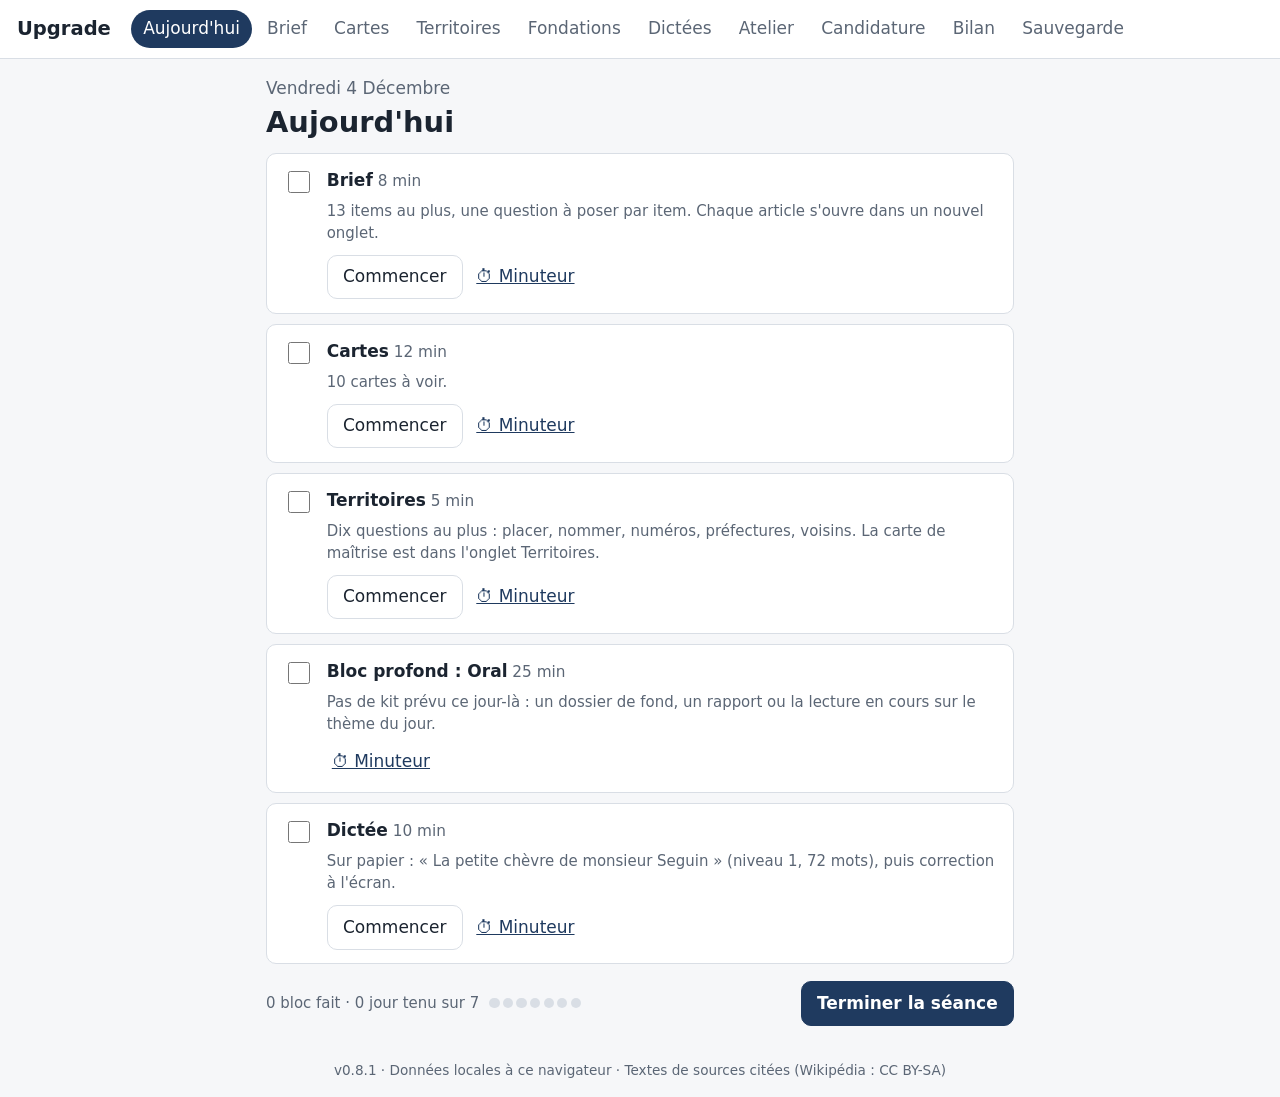
<file: site/upgrade.html>
<!doctype html>
<html lang="fr">
<head>
  <meta charset="utf-8">
  <meta name="viewport" content="width=device-width, initial-scale=1">
  <title>Upgrade</title>
  <meta name="description" content="Boucle quotidienne finie de 60 minutes : cartes à répétition espacée, actualité, curriculum.">
  <meta name="theme-color" content="#1f3a5f">
  <link rel="manifest" href="manifest.webmanifest">
  <link rel="icon" href="icons/icon.svg" type="image/svg+xml">
  <link rel="apple-touch-icon" href="icons/icon-192.png">
  <link rel="stylesheet" href="css/app.css">
</head>
<body>
  <a class="saut" href="#app">Aller au contenu</a>
  <header class="haut">
    <a class="marque" href="#/">Upgrade</a>
    <nav aria-label="Navigation principale">
      <a data-route="/" href="#/">Aujourd'hui</a>
      <a data-route="/brief" href="#/brief">Brief</a>
      <a data-route="/cartes" href="#/cartes">Cartes</a>
      <a data-route="/territoires" href="#/territoires">Territoires</a>
      <a data-route="/fondations" href="#/fondations">Fondations</a>
      <a data-route="/dictee" href="#/dictee">Dictées</a>
      <a data-route="/atelier" href="#/atelier">Atelier</a>
      <a data-route="/sprint" href="#/sprint">Candidature</a>
      <a data-route="/bilan" href="#/bilan">Bilan</a>
      <a data-route="/sauvegarde" href="#/sauvegarde">Sauvegarde</a>
    </nav>
    <div id="timer" aria-live="polite"></div>
  </header>
  <main id="app" tabindex="-1"><p class="chargement">Chargement…</p></main>
  <footer class="bas"><span id="version"></span> · Données locales à ce navigateur · Textes de sources citées (Wikipédia : CC BY-SA)</footer>
  <noscript><p class="alerte">Cette application demande JavaScript.</p></noscript>
  <script type="module" src="js/app.js"></script>
</body>
</html>
</file>
<file: site/css/app.css>
:root {
  --fond: #f6f7f9; --carte: #ffffff; --texte: #1b2430; --doux: #5b6675; --bord: #d9dee5;
  --accent: #1f3a5f; --accent-texte: #ffffff; --ok: #1f7a4d; --alerte: #8a5a00; --alerte-fond: #fff4dc;
  --erreur: #a02525; --n0: #b3392f; --n1: #b9770e; --n2: #1f7a4d; --n3: #1d5fa6;
  --rayon: 10px; --max: 46rem;
}
@media (prefers-color-scheme: dark) {
  :root {
    --fond: #11161d; --carte: #19212b; --texte: #e6eaf0; --doux: #9aa6b5; --bord: #2c3745;
    --accent: #7fb0e8; --accent-texte: #0c1218; --ok: #5cc48e; --alerte: #f0c36a; --alerte-fond: #3a2f14;
    --erreur: #f08a8a; --n0: #e0685d; --n1: #e0a04a; --n2: #5cc48e; --n3: #6fb0ee;
  }
}
* { box-sizing: border-box; }
html { font-size: 17px; }
body { margin: 0; background: var(--fond); color: var(--texte); line-height: 1.5;
  font-family: system-ui, -apple-system, "Segoe UI", sans-serif; display: flex; flex-direction: column; min-height: 100vh; }
a { color: var(--accent); }
h1 { font-size: 1.7rem; margin: .2rem 0 .6rem; line-height: 1.2; }
h2 { font-size: 1.1rem; margin: 0 0 .4rem; }
p { margin: .4rem 0; }
:focus-visible { outline: 3px solid var(--accent); outline-offset: 2px; }
main:focus-visible { outline: none; }
.saut { position: absolute; left: -999px; } .saut:focus { left: 8px; top: 8px; background: var(--carte); padding: .4rem; z-index: 9; }

.haut { display: flex; flex-wrap: wrap; align-items: center; gap: .4rem 1.2rem; padding: .6rem 1rem;
  background: var(--carte); border-bottom: 1px solid var(--bord); }
.marque { font-weight: 700; font-size: 1.15rem; text-decoration: none; color: var(--texte); }
.haut nav { display: flex; gap: .2rem; flex: 1; flex-wrap: wrap; }
.haut nav a { padding: .35rem .7rem; border-radius: 99px; text-decoration: none; color: var(--doux); }
.haut nav a.actif { background: var(--accent); color: var(--accent-texte); }
.timer { font-variant-numeric: tabular-nums; font-size: .9rem; color: var(--doux); }
.timer.fini { color: var(--alerte); font-weight: 600; }
.timer button { margin-left: .5rem; }

main { width: 100%; max-width: var(--max); margin: 0 auto; padding: 1rem; flex: 1; outline: none; }
.bas { text-align: center; color: var(--doux); font-size: .8rem; padding: 1rem; }
.chargement, .petit { color: var(--doux); font-size: .88rem; }
.droite { text-align: right; }
.chapo { color: var(--doux); font-size: 1.05rem; }
.date { margin: 0; color: var(--doux); text-transform: capitalize; }

.carte { background: var(--carte); border: 1px solid var(--bord); border-radius: var(--rayon); padding: 1rem 1.1rem; margin: .8rem 0; }
.carte.erreur, .alerte.erreur { border-color: var(--erreur); }
.carte.fin { text-align: center; padding: 2.5rem 1rem; }
.alerte { background: var(--alerte-fond); color: var(--alerte); border-radius: var(--rayon); padding: .6rem .9rem; }
.grille { display: grid; gap: .8rem; }
.rangee { display: flex; flex-wrap: wrap; gap: .6rem; margin: .6rem 0; }
.stats { color: var(--doux); font-size: .9rem; }

button, .bouton { font: inherit; cursor: pointer; border: 1px solid var(--bord); background: var(--carte); color: var(--texte);
  padding: .5rem .9rem; border-radius: var(--rayon); text-decoration: none; display: inline-block; }
button:hover, .bouton:hover { border-color: var(--accent); }
button:disabled { opacity: .5; cursor: default; }
.bouton.principal { background: var(--accent); color: var(--accent-texte); border-color: var(--accent); font-weight: 600; }
.bouton.large { width: 100%; padding: .9rem; font-size: 1.05rem; margin-top: 1rem; }
.lien { border: 0; background: none; color: var(--accent); padding: .2rem .3rem; text-decoration: underline; }
kbd { font: inherit; font-size: .75rem; border: 1px solid currentColor; border-radius: 4px; padding: 0 .3rem; opacity: .7; margin-left: .3rem; }

.barre { height: 6px; background: var(--bord); border-radius: 99px; overflow: hidden; margin: .5rem 0; }
.barre > div { height: 100%; background: var(--ok); }

.blocs { list-style: none; padding: 0; margin: .8rem 0; display: grid; gap: .6rem; }
.bloc { display: grid; grid-template-columns: auto 1fr; gap: .2rem .8rem; align-items: start;
  background: var(--carte); border: 1px solid var(--bord); border-radius: var(--rayon); padding: .8rem 1rem; }
.bloc input { width: 1.3rem; height: 1.3rem; margin-top: .2rem; }
.bloc.fait { opacity: .65; } .bloc.avenir { opacity: .6; }
.bloc .min { color: var(--doux); font-size: .9rem; }
.bloc-actions { grid-column: 2; display: flex; flex-wrap: wrap; gap: .5rem; align-items: center; }
.pied-seance { display: flex; flex-wrap: wrap; justify-content: space-between; align-items: center; gap: .8rem; margin-top: 1rem; }
.points { margin-left: .6rem; } .points i { display: inline-block; width: .6rem; height: .6rem; border-radius: 50%; background: var(--bord); margin-right: .2rem; }
.points i.on { background: var(--ok); }

.entete-rev { display: flex; justify-content: space-between; color: var(--doux); font-size: .9rem; }
.face { background: var(--carte); border: 1px solid var(--bord); border-radius: var(--rayon); padding: 1.4rem 1.2rem; margin-top: .6rem; min-height: 11rem; }
.etiquette { color: var(--doux); font-size: .8rem; text-transform: uppercase; letter-spacing: .06em; margin: 0; }
.recto { font-size: 1.6rem; font-weight: 600; margin: .5rem 0 0; line-height: 1.3; }
.verso { border-top: 1px dashed var(--bord); margin-top: 1rem; padding-top: .8rem; }
.sources { margin-top: .8rem; font-size: .88rem; color: var(--doux); }
.sources ul { margin: .3rem 0; padding-left: 1.2rem; }
.notes { display: grid; grid-template-columns: repeat(4, 1fr); gap: .5rem; margin-top: 1rem; }
.note { display: flex; flex-direction: column; align-items: center; gap: .1rem; padding: .7rem .2rem; border-width: 2px; }
.note small { color: var(--doux); }
.n0 { border-color: var(--n0); } .n1 { border-color: var(--n1); } .n2 { border-color: var(--n2); } .n3 { border-color: var(--n3); }
@media (max-width: 30rem) { .notes { grid-template-columns: repeat(2, 1fr); } .recto { font-size: 1.35rem; } }
@media (prefers-reduced-motion: reduce) { * { transition: none !important; animation: none !important; } }

.rubrique { margin: 1.6rem 0 .2rem; font-size: 1rem; text-transform: uppercase; letter-spacing: .06em; color: var(--doux); }
.brief-item { padding: .8rem 1rem; }
.brief-item.lu { opacity: .55; }
.brief-tete { display: flex; justify-content: space-between; gap: .8rem; align-items: flex-start; }
.brief-item h3, .carte h3 { font-size: 1.05rem; line-height: 1.35; margin: 0 0 .2rem; }
.lu-case { white-space: nowrap; font-size: .85rem; color: var(--doux); }
.question { background: var(--fond); border-left: 3px solid var(--accent); padding: .4rem .7rem; border-radius: 4px; margin: .5rem 0 0; }
.ia summary { cursor: pointer; font-weight: 600; }
.ia-form { display: grid; gap: .3rem; max-width: 28rem; margin-top: .6rem; }
.ia-form input, .ia-form select, textarea { font: inherit; padding: .4rem; border: 1px solid var(--bord); border-radius: 6px; background: var(--carte); color: var(--texte); width: 100%; }
.ia-texte { white-space: pre-wrap; font: inherit; margin: 0; }

/* Sprint candidature */
.onglets, .sous-onglets { display: flex; flex-wrap: wrap; gap: .3rem; margin: .4rem 0 1rem; }
.onglets a, .sous-onglets a { padding: .3rem .75rem; border-radius: 99px; text-decoration: none; color: var(--doux); border: 1px solid var(--bord); }
.onglets a.actif, .sous-onglets a.actif { background: var(--accent); color: var(--accent-texte); border-color: var(--accent); }
.prochaine { border-left: 4px solid var(--accent); }
.etapes { list-style: none; padding: 0; margin: .4rem 0 1rem; display: grid; gap: .4rem; }
.etapes li { display: flex; gap: .6rem; align-items: baseline; }
.etapes .case { display: inline-grid; place-items: center; width: 1.4rem; height: 1.4rem; border: 2px solid var(--bord); border-radius: 50%; font-size: .85rem; flex: none; }
.etapes li.fait .case { background: var(--ok); border-color: var(--ok); color: var(--accent-texte); }
.etapes li.fait a { opacity: .7; }

.filtres { display: flex; flex-wrap: wrap; gap: .6rem 1rem; margin: .8rem 0; }
.filtre { display: grid; gap: .15rem; font-size: .88rem; color: var(--doux); }
.filtre select, .filtre input { font: inherit; padding: .35rem .5rem; border: 1px solid var(--bord); border-radius: 6px; background: var(--carte); color: var(--texte); }
.puce { flex: none; display: inline-grid; place-items: center; min-width: 1.6rem; height: 1.6rem; border-radius: 99px; font-weight: 700; font-size: .85rem; border: 2px solid var(--bord); }
.prio-A { border-color: var(--ok); color: var(--ok); } .prio-B { border-color: var(--n3); color: var(--n3); } .prio-C { border-color: var(--doux); color: var(--doux); }
.emp.ecarte { opacity: .5; }
.carte.fait { border-color: var(--ok); }
.carte.avis { border-style: dashed; }

.champ { margin: .8rem 0; }
.champ label { display: block; font-weight: 600; }
.champ textarea { margin-top: .25rem; resize: vertical; }
.etat-save { margin-left: .6rem; font-weight: 400; font-size: .8rem; color: var(--ok); }
.conseils { color: var(--doux); }

.question-carte .recto { font-size: 1.35rem; }
.enreg { display: flex; align-items: center; gap: 1rem; margin: 1rem 0; }
.rec { color: var(--erreur); animation: clignote 1.2s infinite; font-size: 1.4rem; }
@keyframes clignote { 50% { opacity: .2; } }
.chrono { font-variant-numeric: tabular-nums; font-size: 1.6rem; font-weight: 600; }
.chrono.depasse { color: var(--erreur); }
.critere { display: flex; justify-content: space-between; align-items: center; gap: .6rem; padding: .3rem 0; border-bottom: 1px solid var(--bord); }
.echelle { display: inline-flex; gap: .3rem; }
.echelle button { min-width: 2.4rem; padding: .35rem .5rem; }
.echelle button.actif { background: var(--accent); color: var(--accent-texte); border-color: var(--accent); }
.tics { align-items: center; }
audio { width: 100%; margin: .5rem 0; }

.defile { overflow-x: auto; }
table { border-collapse: collapse; width: 100%; font-size: .92rem; }
th, td { border: 1px solid var(--bord); padding: .4rem .5rem; text-align: left; vertical-align: top; }
thead th { background: var(--fond); }

/* Territoires : cartes SVG et jeu */
main:has(.carte-svg) { max-width: 56rem; }
.carte-cadre { margin: .6rem auto; max-width: 40rem; }
.carte-cadre.petite { max-width: 26rem; }
.carte-svg { width: 100%; height: auto; max-height: 68vh; display: block; }
.carte-svg .t { fill: var(--carte); stroke: var(--doux); stroke-width: .7; stroke-linejoin: round; transition: fill .15s; }
.carte-svg .t.cliquable { cursor: pointer; }
.carte-svg .t.cliquable:hover { fill: color-mix(in srgb, var(--accent) 25%, var(--carte)); }
.carte-svg .contour-fond path { fill: none; stroke: var(--texte); stroke-width: 1.6; stroke-opacity: .55; stroke-linejoin: round; }
.carte-svg .cadre { fill: none; stroke: var(--bord); stroke-width: 1; stroke-dasharray: 4 3; }
.carte-svg .cadre-nom { fill: var(--doux); font-size: 11px; }
.carte-svg .t.m0, .pastille.m0 { fill: var(--carte); background: var(--carte); }
.carte-svg .t.m1, .pastille.m1 { fill: color-mix(in srgb, var(--n1) 55%, var(--carte)); background: color-mix(in srgb, var(--n1) 55%, var(--carte)); }
.carte-svg .t.m2, .pastille.m2 { fill: color-mix(in srgb, var(--n2) 55%, var(--carte)); background: color-mix(in srgb, var(--n2) 55%, var(--carte)); }
.carte-svg .t.m3, .pastille.m3 { fill: var(--n3); background: var(--n3); }
.carte-svg .t.cible { fill: color-mix(in srgb, var(--accent) 45%, var(--carte)); stroke: var(--accent); stroke-width: 1.6; }
.carte-svg .t.voisin { fill: color-mix(in srgb, var(--n1) 35%, var(--carte)); }
.carte-svg .t.sel { fill: color-mix(in srgb, var(--n1) 55%, var(--carte)); stroke: var(--n1); stroke-width: 1.6; }
.carte-svg .t.ok { fill: color-mix(in srgb, var(--ok) 60%, var(--carte)); stroke: var(--ok); stroke-width: 1.8; }
.carte-svg .t.faux { fill: color-mix(in srgb, var(--erreur) 55%, var(--carte)); stroke: var(--erreur); stroke-width: 1.8; }
.carte-svg .t.manque { fill: color-mix(in srgb, var(--ok) 25%, var(--carte)); stroke: var(--ok); stroke-width: 1.8; stroke-dasharray: 4 2; }
.legende { display: flex; flex-wrap: wrap; gap: .3rem 1rem; font-size: .82rem; color: var(--doux); margin: .4rem 0; }
.pastille { display: inline-block; width: .9rem; height: .9rem; border: 1px solid var(--doux); border-radius: 3px; margin-right: .3rem; vertical-align: -.1rem; }
.modes { display: grid; gap: .5rem; }
.mode { display: flex; justify-content: space-between; align-items: center; gap: .8rem; padding: .4rem 0; border-bottom: 1px solid var(--bord); }
.mode p { margin: 0; }
.choix { display: grid; grid-template-columns: repeat(2, 1fr); gap: .5rem; margin-top: 1rem; }
.choix-btn { text-align: left; padding: .7rem .9rem; font-size: 1.02rem; }
.choix-btn.ok { border-color: var(--ok); background: color-mix(in srgb, var(--ok) 18%, var(--carte)); }
.choix-btn.faux { border-color: var(--erreur); background: color-mix(in srgb, var(--erreur) 18%, var(--carte)); }
@media (max-width: 30rem) { .choix { grid-template-columns: 1fr; } }
.retour { margin-top: 1rem; border-top: 1px dashed var(--bord); padding-top: .6rem; }
.retour:empty { display: none; }
.bravo { color: var(--ok); font-weight: 700; } .rate { color: var(--erreur); font-weight: 700; }
.duels { display: grid; grid-template-columns: 1fr 1fr; gap: .8rem; margin: 1rem 0; }
.duel { display: flex; flex-direction: column; gap: .3rem; padding: 1.6rem .6rem; font-size: 1.2rem; align-items: center; }
.duel.ok { border-color: var(--ok); background: color-mix(in srgb, var(--ok) 18%, var(--carte)); }
.duel.faux { border-color: var(--erreur); background: color-mix(in srgb, var(--erreur) 18%, var(--carte)); }
.duel .valeur { font-size: .95rem; color: var(--doux); }
.indices { padding-left: 1.3rem; } .indices li { margin: .3rem 0; }
.liste-fiches { columns: 2; list-style: none; padding: 0; }
@media (max-width: 30rem) { .liste-fiches { columns: 1; } }
.faits { margin: .8rem 0; } .fait { display: grid; grid-template-columns: 11rem 1fr; gap: .6rem; padding: .25rem 0; border-bottom: 1px solid var(--bord); }
.fait dt { color: var(--doux); } .fait dd { margin: 0; }
@media (max-width: 30rem) { .fait { grid-template-columns: 1fr; gap: 0; } }
blockquote { margin: .4rem 0; padding-left: .8rem; border-left: 3px solid var(--bord); }

/* Fondations */
.kits { list-style: none; padding: 0; margin: .4rem 0; display: grid; gap: .35rem; }
.kit { display: flex; flex-wrap: wrap; gap: .1rem .6rem; align-items: baseline; padding: .3rem 0; border-bottom: 1px solid var(--bord); }
.statut { font-size: .75rem; text-transform: uppercase; letter-spacing: .05em; padding: .1rem .5rem; border-radius: 99px; border: 1px solid var(--bord); color: var(--doux); }
.kit.en-cours .statut { border-color: var(--n1); color: var(--n1); }
.kit.termine .statut { border-color: var(--ok); color: var(--ok); }
.fiche h2 { margin-top: 1.4rem; font-size: 1.15rem; }
.fiche p, .fiche li { max-width: 42rem; }

/* Dictées */
:root { --c-pp: #b3392f; --c-homophone: #1d5fa6; --c-sujet-verbe: #7a3fa0; --c-gn: #1f7a4d; --c-conjugaison: #b9770e; --c-lexicale: #0f7b86; --c-ponctuation: #6b6f78; }
@media (prefers-color-scheme: dark) {
  :root { --c-pp: #e0685d; --c-homophone: #6fb0ee; --c-sujet-verbe: #c79be6; --c-gn: #5cc48e; --c-conjugaison: #e0a04a; --c-lexicale: #5fd0dc; --c-ponctuation: #aab0bb; }
}
[data-cat="pp"] { --cat: var(--c-pp); } [data-cat="homophone"] { --cat: var(--c-homophone); }
[data-cat="sujet-verbe"] { --cat: var(--c-sujet-verbe); } [data-cat="gn"] { --cat: var(--c-gn); }
[data-cat="conjugaison"] { --cat: var(--c-conjugaison); } [data-cat="lexicale"] { --cat: var(--c-lexicale); }
[data-cat="ponctuation"] { --cat: var(--c-ponctuation); }
.sigle { display: inline-block; font-size: .7rem; font-weight: 700; line-height: 1; padding: .12rem .3rem; border-radius: 4px;
  color: var(--cat); border: 1px solid var(--cat); vertical-align: baseline; }
sup.sigle { margin-left: .15rem; vertical-align: super; }
.palette { display: flex; flex-wrap: wrap; gap: .4rem; margin: .8rem 0; }
.pastille-cat { padding: .35rem .7rem; border-radius: 99px; font-size: .9rem; border-color: var(--cat); }
.pastille-cat.choisi { background: color-mix(in srgb, var(--cat) 20%, var(--carte)); font-weight: 600; box-shadow: 0 0 0 2px var(--cat); }
.pastille-cat .compte { margin-left: .4rem; font-weight: 700; color: var(--cat); }
.texte-dictee p { margin: .5rem 0; font-size: 1.12rem; line-height: 1.9; }
.texte-dictee .mot { font: inherit; display: inline; padding: 0 .12rem; border: 0; border-radius: 4px; background: none; color: inherit; cursor: pointer; }
span.mot { cursor: default; }
.texte-dictee button.mot:hover { background: color-mix(in srgb, var(--cat, var(--accent)) 18%, transparent); outline: 1px dashed var(--doux); }
.texte-dictee .mot.faute { background: color-mix(in srgb, var(--cat) 22%, transparent); text-decoration: underline wavy var(--cat); text-underline-offset: 3px; }
.stats-fautes { list-style: none; padding: 0; margin: .5rem 0; display: grid; gap: .35rem; }
.stats-fautes li { display: grid; grid-template-columns: 14rem 1fr 7rem auto; gap: .6rem; align-items: center; }
.stats-fautes .barre { margin: 0; } .stats-fautes .barre > div { background: var(--cat, var(--accent)); }

.cat-val { font-size: .88rem; color: var(--doux); }
@media (max-width: 36rem) { .stats-fautes li { grid-template-columns: 1fr auto; } .stats-fautes .barre { grid-column: 1 / -1; order: 3; } }
.etapes-dictee { padding-left: 1.2rem; } .etapes-dictee > li { margin: 1rem 0; }
.segment-courant { margin: .6rem 0; } .segment-texte { font-size: 1.15rem; padding: .5rem .8rem; border-left: 3px solid var(--accent); }
.case { display: block; margin: .4rem 0; }
details.carte > summary { cursor: pointer; }

/* Atelier d'écriture et portfolio */
.statut.st-nouveau { color: var(--doux); }
.document summary { cursor: pointer; }
.document .chiffres { padding-left: 1.2rem; }
.commande { border-left: 4px solid var(--accent); }
textarea.redaction { min-height: 22rem; line-height: 1.6; resize: vertical; }
.modele { border-left: 4px solid var(--ok); }
.modele h3 { font-size: 1rem; margin: 1rem 0 .2rem; }
.entete-note { border-bottom: 1px dashed var(--bord); padding-bottom: .6rem; }
.critere-carte h3 { margin: 0; font-size: 1rem; }
.critere-carte .echelle { flex-wrap: wrap; margin: .5rem 0; }
.niveaux-liste { padding-left: 1.2rem; }
.cases { list-style: none; padding: 0; display: grid; gap: .3rem; }
.cases label { display: flex; gap: .5rem; align-items: baseline; font-weight: 400; }
.projet-etapes { counter-reset: none; }
.projet-etapes li { align-items: flex-start; }
.etape-corps { flex: 1; }
.etape-corps label { display: block; font-weight: 400; }
input[type="url"] { font: inherit; padding: .4rem; border: 1px solid var(--bord); border-radius: 6px; background: var(--carte); color: var(--texte); width: 100%; }

/* Bilan */
.reperes { list-style: none; padding: 0; display: grid; gap: .7rem; }
.reperes li { background: var(--carte); border: 1px solid var(--bord); border-radius: var(--rayon); padding: .6rem .9rem; }
.reperes li.ok { border-color: var(--ok); }
.repere-tete { display: flex; justify-content: space-between; align-items: baseline; gap: .6rem; }
.repere-tete .etat { font-size: .8rem; color: var(--doux); }
.reperes li.ok .etat { color: var(--ok); font-weight: 600; }
.semaines { display: flex; gap: .35rem; align-items: flex-end; height: 5.5rem; margin: .6rem 0; }
.sem { flex: 1; display: flex; flex-direction: column; justify-content: flex-end; align-items: center; height: 100%; gap: .1rem; }
.sem-barre { width: 100%; min-height: 2px; background: var(--bord); border-radius: 3px 3px 0 0; }
.sem.ok .sem-barre { background: var(--ok); }
.sem.courante .sem-barre { outline: 2px dashed var(--doux); outline-offset: 1px; }
.ecran-barres { display: grid; gap: .25rem; margin: .5rem 0; }
.ecran-ligne { display: grid; grid-template-columns: 6.5rem 1fr 5rem; gap: .5rem; align-items: center; }
.ecran-ligne .barre { margin: 0; }
.ecran-ligne .barre .base { background: var(--doux); }
.chiffres-semaine { list-style: none; padding: 0; display: grid; gap: .25rem; }
input[type="number"] { font: inherit; padding: .4rem; border: 1px solid var(--bord); border-radius: 6px; background: var(--carte); color: var(--texte); width: 10rem; }
select { font: inherit; padding: .35rem .5rem; border: 1px solid var(--bord); border-radius: 6px; background: var(--carte); color: var(--texte); max-width: 100%; }
</file>
